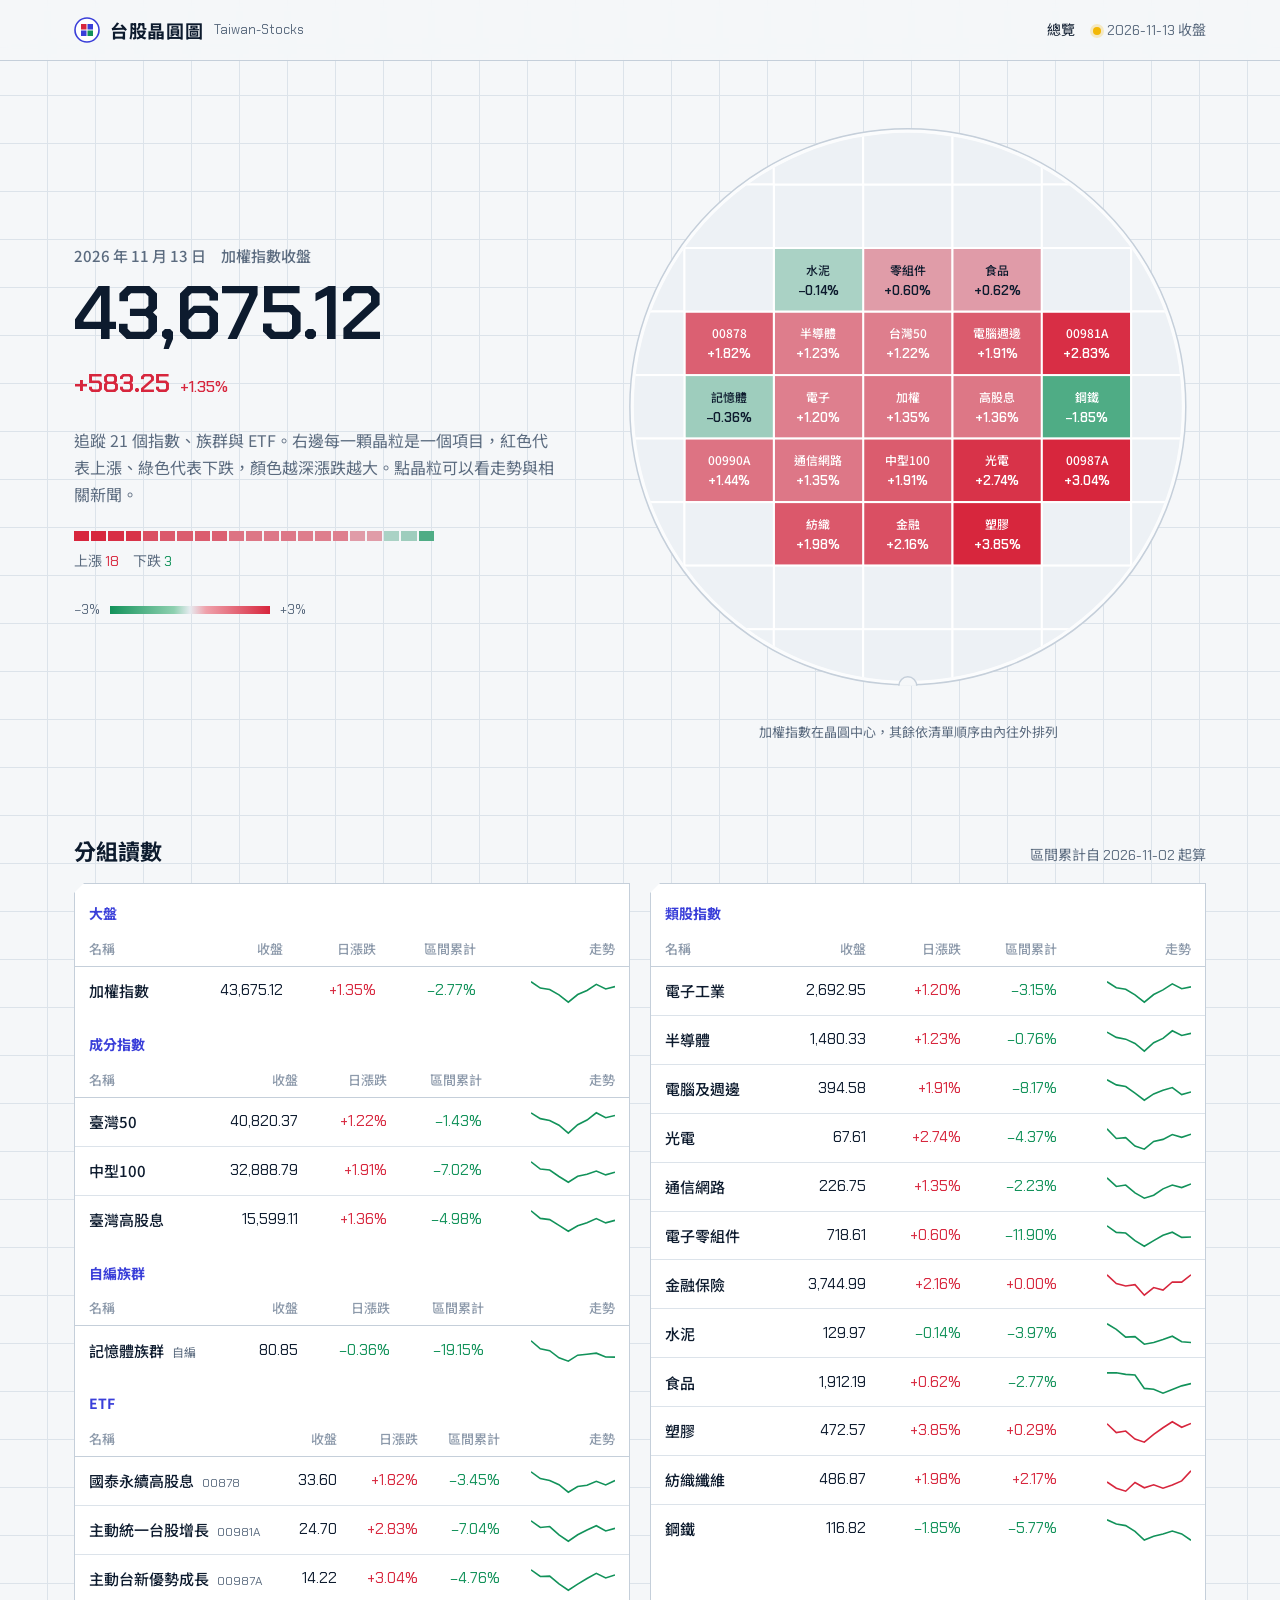
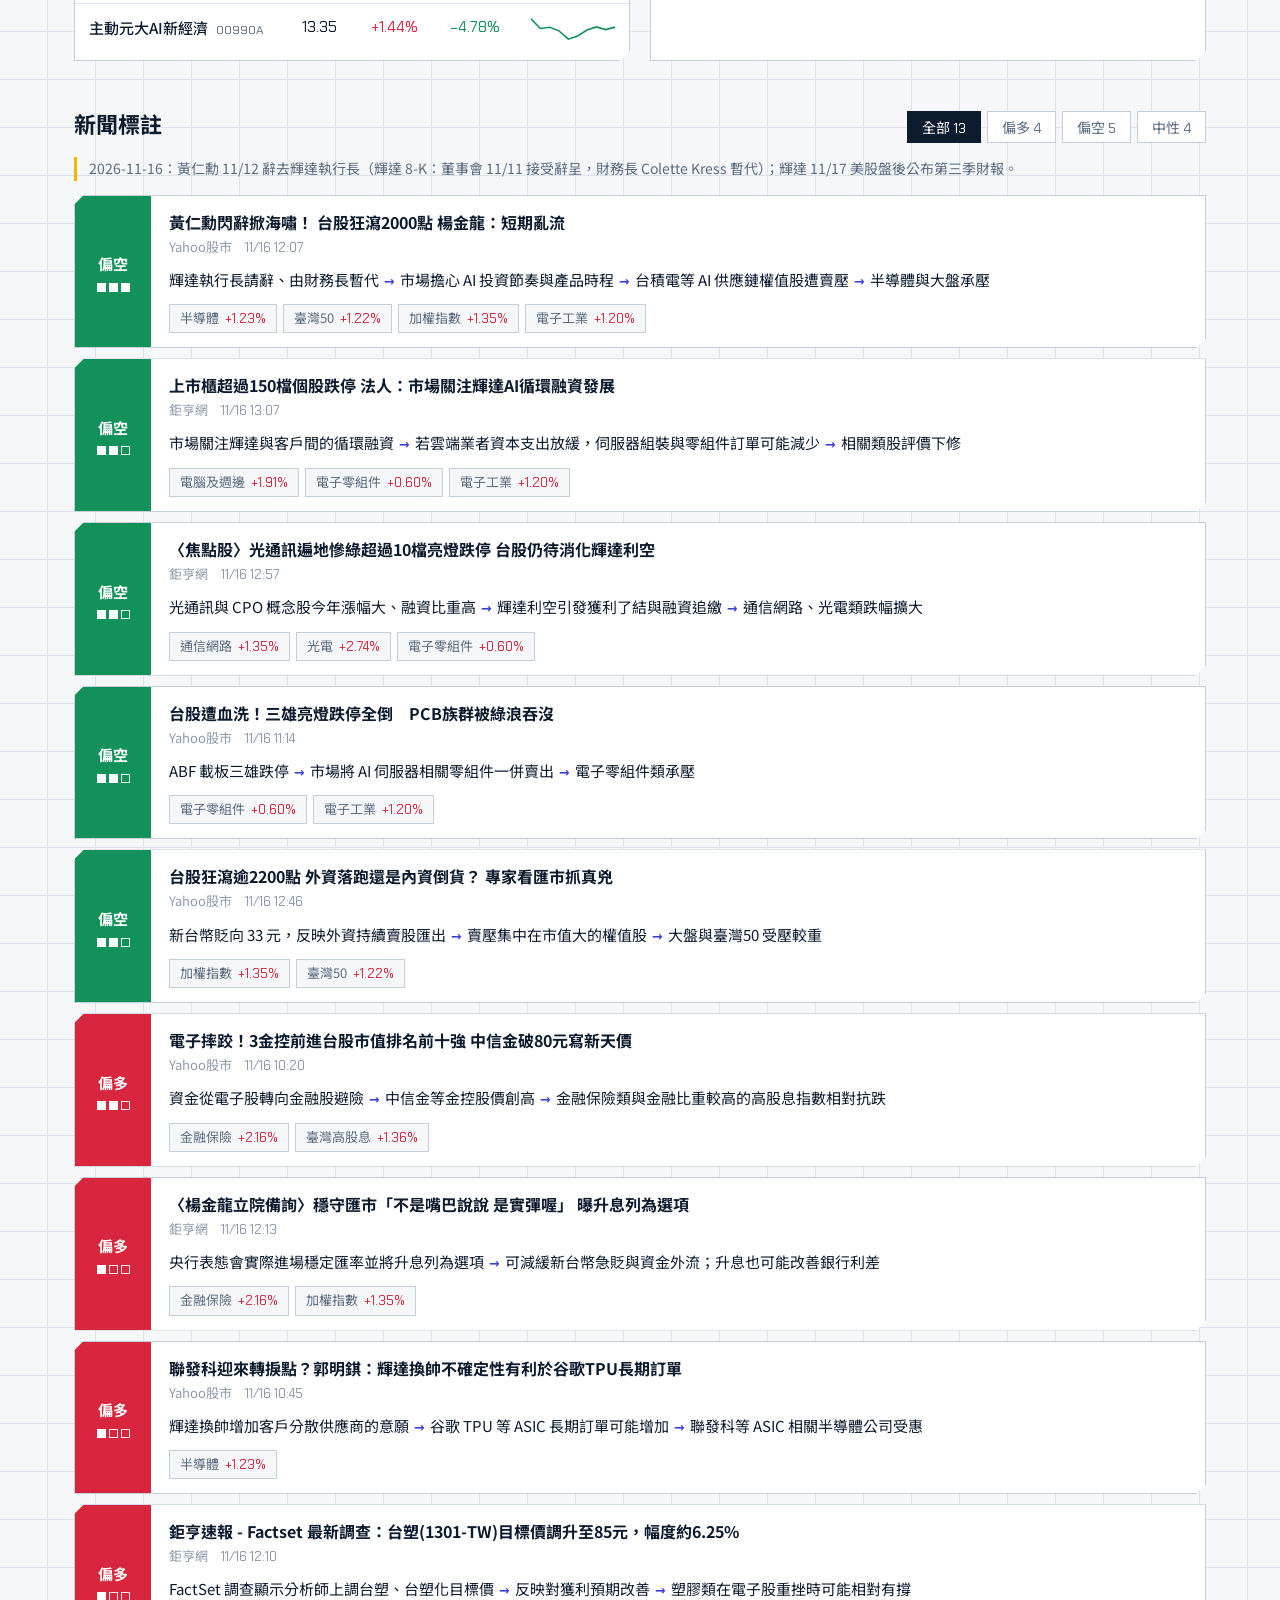
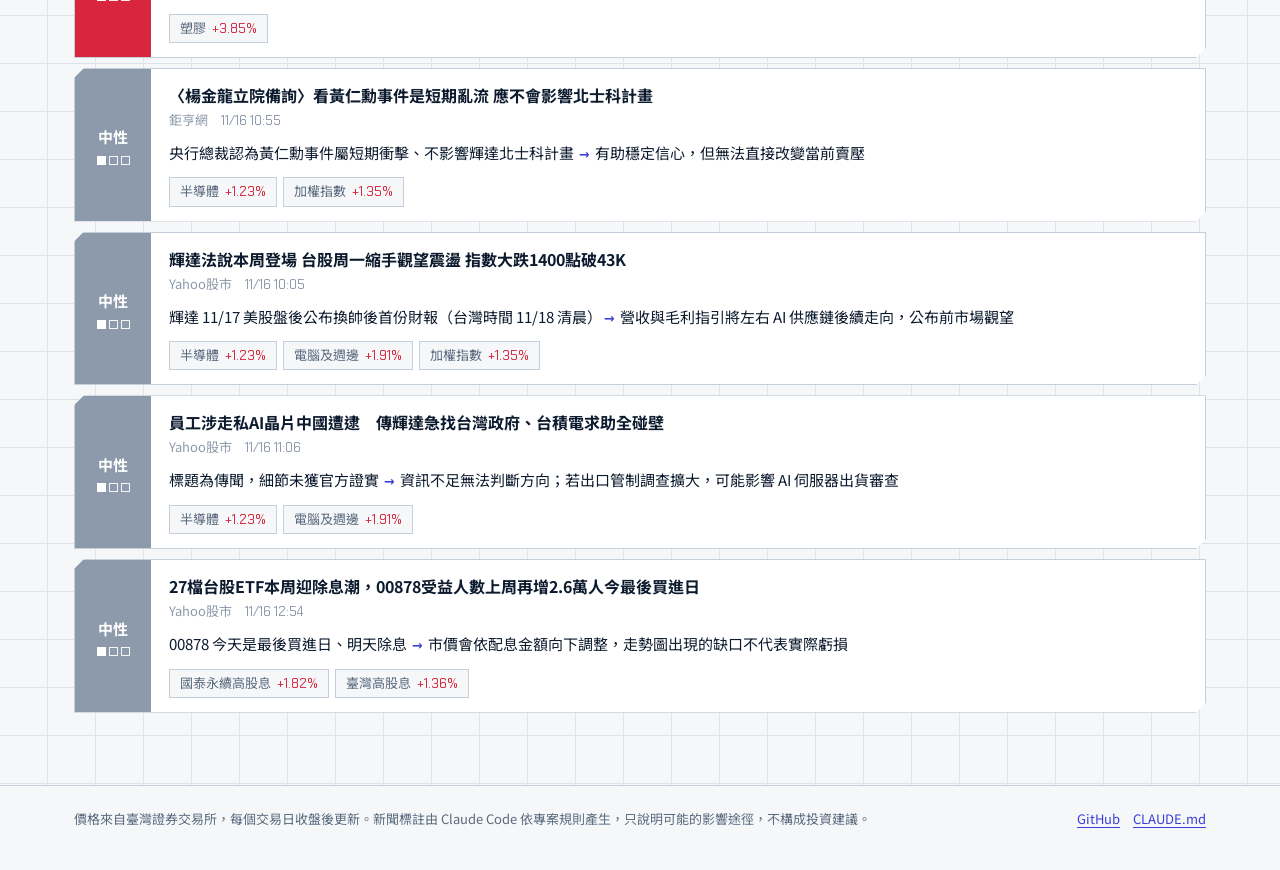
<file: index.html>
<!DOCTYPE html>
<html lang="zh-Hant-TW">
<head>
  <meta charset="utf-8">
  <meta name="viewport" content="width=device-width, initial-scale=1">
  <title>台股晶圓圖｜台股指數、類股與 ETF 每日漲跌</title>
  <meta name="description" content="用晶圓圖看台股加權指數、成分指數、類股指數、記憶體族群與 ETF 的每日漲跌，並附上新聞可能影響哪些指數的標註。">
  <link rel="icon" href="assets/favicon.svg" type="image/svg+xml">
  <link rel="preconnect" href="https://fonts.googleapis.com">
  <link rel="preconnect" href="https://fonts.gstatic.com" crossorigin>
  <link href="https://fonts.googleapis.com/css2?family=Chakra+Petch:wght@500;600&family=Noto+Sans+TC:wght@400;500;700&display=swap" rel="stylesheet">
  <link rel="stylesheet" href="assets/css/style.css">
</head>
<body>
  <div id="site-header"></div>

  <main class="wrap">
    <section class="hero">
      <div id="hero-text"><p class="loading">讀取收盤資料中…</p></div>
      <div>
        <div class="wafer-box" id="wafer"></div>
        <p class="wafer-caption">加權指數在晶圓中心，其餘依清單順序由內往外排列</p>
      </div>
    </section>

    <section class="block" id="tables"></section>
    <section class="block" id="news"></section>
  </main>

  <div id="site-footer"></div>

  <script src="assets/js/common.js"></script>
  <script src="assets/js/chart.js"></script>
  <script src="assets/js/wafer.js"></script>
  <script src="assets/js/home.js"></script>
</body>
</html>
</file>
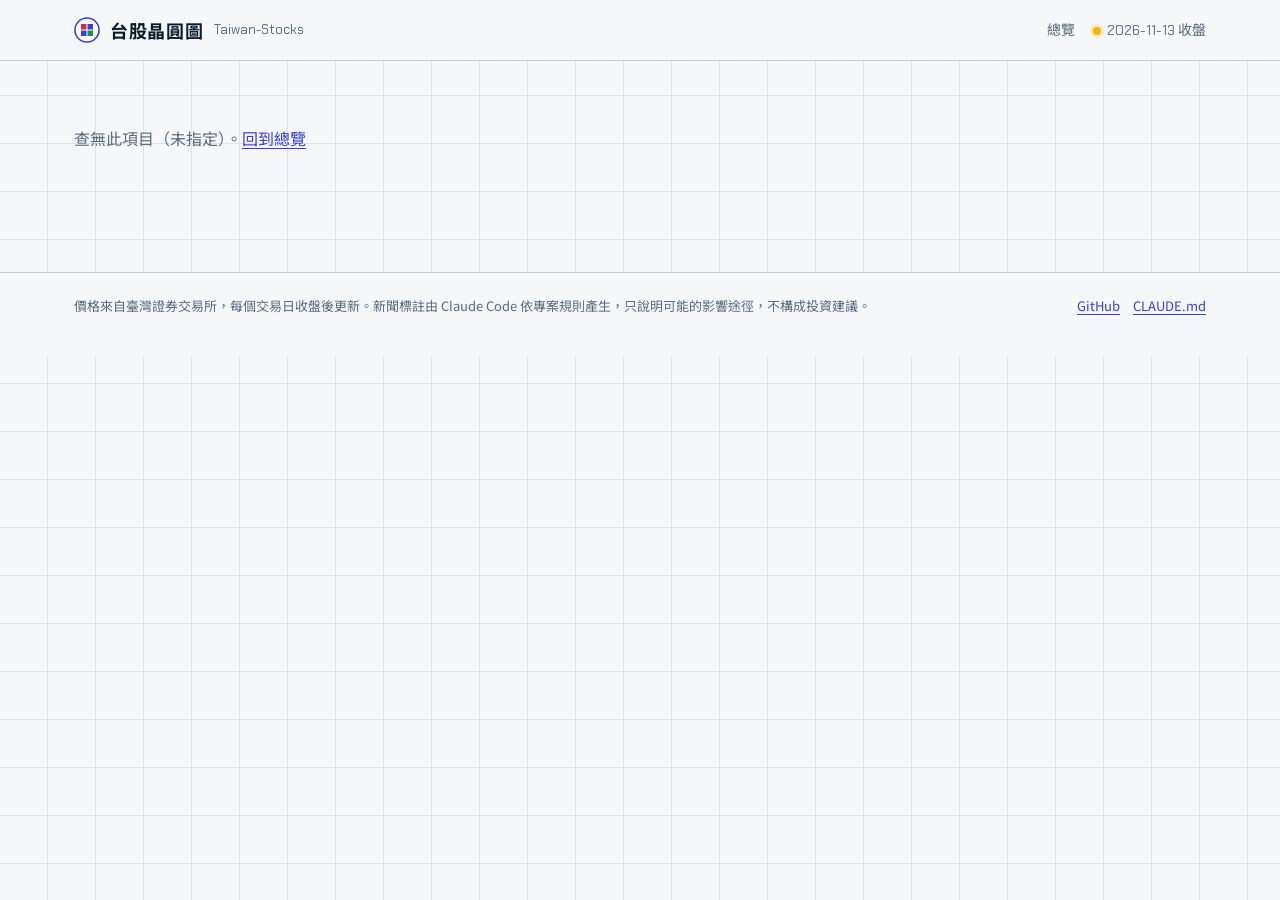
<file: index-page.html>
<!DOCTYPE html>
<html lang="zh-Hant-TW">
<head>
  <meta charset="utf-8">
  <meta name="viewport" content="width=device-width, initial-scale=1">
  <title>台股晶圓圖</title>
  <link rel="icon" href="assets/favicon.svg" type="image/svg+xml">
  <link rel="preconnect" href="https://fonts.googleapis.com">
  <link rel="preconnect" href="https://fonts.gstatic.com" crossorigin>
  <link href="https://fonts.googleapis.com/css2?family=Chakra+Petch:wght@500;600&family=Noto+Sans+TC:wght@400;500;700&display=swap" rel="stylesheet">
  <link rel="stylesheet" href="assets/css/style.css">
</head>
<body>
  <div id="site-header"></div>
  <main class="wrap" id="app"><p class="loading">讀取中…</p></main>
  <div id="site-footer"></div>

  <script src="assets/js/common.js"></script>
  <script src="assets/js/chart.js"></script>
  <script src="assets/js/index-page.js"></script>
</body>
</html>
</file>
<file: assets/css/style.css>
/* Taiwan-Stocks — 全站樣式（CLAUDE.md 第 9 節）
   視覺主題：晶圓廠無塵室。冷白底、細格線、紫外光藍、黃光區黃；漲紅跌綠。 */

:root {
  --wafer: #F5F7F9;
  --panel: #FFFFFF;
  --silicon: #0D1B2E;
  --trace: #5B6B7F;
  --faint: #8D9AAB;
  --grid: #DCE3EA;
  --grid-strong: #C5CFDA;
  --uv: #3A3FD9;
  --uv-soft: #ECEDFC;
  --litho: #F2B705;
  --up: #D7263D;
  --down: #12925A;
  --flat: #8D9AAB;

  --sans: "Noto Sans TC", "PingFang TC", "Microsoft JhengHei", sans-serif;
  --tech: "Chakra Petch", "Noto Sans TC", sans-serif;

  --max: 1180px;
  --cut: 10px; /* 斜切角大小 */
}

* { box-sizing: border-box; }
html { -webkit-text-size-adjust: 100%; }

body {
  margin: 0;
  color: var(--silicon);
  font-family: var(--sans);
  font-size: 16px;
  line-height: 1.7;
  background-color: var(--wafer);
  background-image:
    linear-gradient(var(--grid) 1px, transparent 1px),
    linear-gradient(90deg, var(--grid) 1px, transparent 1px);
  background-size: 48px 48px;
  background-position: -1px -1px;
}

a { color: var(--uv); text-underline-offset: 3px; }
a:hover { color: var(--silicon); }
:focus-visible { outline: 3px solid var(--litho); outline-offset: 2px; }

.wrap { max-width: var(--max); margin: 0 auto; padding: 0 24px; }
.num { font-family: var(--tech); font-variant-numeric: tabular-nums; }
.up { color: var(--up); }
.down { color: var(--down); }
.flat { color: var(--flat); }
.muted { color: var(--faint); }
.loading, .empty { padding: 48px 0; color: var(--trace); }

/* 斜切角面板：無塵室設備外殼的語彙 */
.panel {
  background: var(--panel);
  border: 1px solid var(--grid-strong);
  clip-path: polygon(var(--cut) 0, 100% 0, 100% calc(100% - var(--cut)), calc(100% - var(--cut)) 100%, 0 100%, 0 var(--cut));
}

/* ───────── 頁首 ───────── */
.site-header { background: rgba(245, 247, 249, 0.92); backdrop-filter: blur(6px); border-bottom: 1px solid var(--grid-strong); position: sticky; top: 0; z-index: 20; }
.site-header .wrap { display: flex; align-items: center; justify-content: space-between; gap: 16px; height: 60px; }
.brand { display: flex; align-items: center; gap: 10px; color: var(--silicon); text-decoration: none; }
.brand svg { width: 26px; height: 26px; }
.brand strong { font-size: 18px; letter-spacing: 0.04em; }
.brand span { font-family: var(--tech); font-size: 13px; color: var(--trace); }
.header-meta { font-size: 14px; color: var(--trace); display: flex; gap: 18px; align-items: center; }
.header-meta a { color: var(--trace); text-decoration: none; }
.header-meta a:hover, .header-meta a[aria-current="page"] { color: var(--silicon); }
.status-dot { display: inline-block; width: 8px; height: 8px; border-radius: 50%; background: var(--litho); margin-right: 6px; box-shadow: 0 0 0 3px rgba(242, 183, 5, 0.22); }

/* ───────── 首頁 Hero ───────── */
.hero { display: grid; grid-template-columns: minmax(0, 5fr) minmax(0, 6fr); gap: 40px; align-items: center; padding: 48px 0 32px; }
.hero h1 { font-size: 15px; font-weight: 500; color: var(--trace); margin: 0 0 6px; }
.hero .big { font-family: var(--tech); font-size: 76px; font-weight: 600; line-height: 1; letter-spacing: -0.01em; margin: 0; }
.hero .chg { font-family: var(--tech); font-size: 26px; font-weight: 600; margin-top: 10px; }
.hero .chg small { font-size: 16px; font-weight: 500; margin-left: 10px; }
.hero .lead { color: var(--trace); margin: 22px 0 0; max-width: 30em; }
.breadth { display: flex; gap: 2px; margin-top: 22px; height: 10px; max-width: 360px; }
.breadth span { flex: 1; }
.breadth-label { font-size: 14px; color: var(--trace); margin-top: 8px; }
.scale { display: flex; align-items: center; gap: 10px; margin-top: 26px; font-size: 13px; color: var(--trace); }
.scale .bar { width: 160px; height: 8px; background: linear-gradient(90deg, #12925A, #8ED0B0 40%, #E6EBF0 50%, #EFA1AB 60%, #D7263D); }

/* 晶圓圖 */
.wafer-box { position: relative; }
.wafer { width: 100%; height: auto; display: block; overflow: visible; }
.wafer .disc { fill: #FBFCFD; stroke: var(--grid-strong); stroke-width: 1.5; }
.wafer .ring { fill: none; stroke: var(--grid); stroke-dasharray: 2 5; }
.wafer .die rect { stroke: #fff; stroke-width: 2; transition: filter 0.15s; }
.wafer .die.blank rect { fill: #EDF1F5; }
.wafer .die text { font-family: var(--sans); font-size: 12px; font-weight: 500; text-anchor: middle; pointer-events: none; }
.wafer .die .pct { font-family: var(--tech); font-size: 13px; font-weight: 600; }
.wafer a.die { cursor: pointer; }
.wafer a.die:hover rect, .wafer a.die:focus rect { filter: brightness(0.92); stroke: var(--litho); stroke-width: 3; }
.wafer a.die:focus { outline: none; }
.wafer .scan { stroke: var(--litho); stroke-width: 2; opacity: 0; }
.wafer-caption { text-align: center; font-size: 13px; color: var(--trace); margin-top: 6px; }
.wafer-tip {
  position: absolute; pointer-events: none; display: none; transform: translate(-50%, calc(-100% - 12px));
  background: var(--silicon); color: #fff; padding: 8px 12px; font-size: 13px; line-height: 1.5; white-space: nowrap;
  clip-path: polygon(6px 0, 100% 0, 100% calc(100% - 6px), calc(100% - 6px) 100%, 0 100%, 0 6px);
}
.wafer-tip b { font-family: var(--tech); font-size: 15px; }

/* ───────── 區塊 ───────── */
.block { margin-top: 44px; }
.block-head { display: flex; align-items: baseline; justify-content: space-between; gap: 16px; flex-wrap: wrap; margin-bottom: 14px; }
.block-head h2 { font-size: 22px; margin: 0; }
.block-head p { margin: 0; font-size: 14px; color: var(--trace); }

/* 讀數表 */
.readout { width: 100%; border-collapse: collapse; }
.readout caption { text-align: left; font-size: 14px; font-weight: 700; color: var(--uv); padding: 18px 14px 6px; }
.readout th { font-size: 13px; font-weight: 500; color: var(--faint); text-align: right; padding: 6px 14px; border-bottom: 1px solid var(--grid-strong); white-space: nowrap; }
.readout th:first-child, .readout td:first-child { text-align: left; }
.readout td { padding: 10px 14px; border-bottom: 1px solid var(--grid); text-align: right; font-size: 15px; vertical-align: middle; white-space: nowrap; }
.readout tr:last-child td { border-bottom: 0; }
.readout tbody tr { cursor: pointer; }
.readout tbody tr:hover td { background: var(--uv-soft); }
.readout td a { color: var(--silicon); text-decoration: none; font-weight: 500; }
.readout td a:hover { color: var(--uv); }
.readout .tag { font-size: 12px; color: var(--trace); margin-left: 8px; font-weight: 400; }
.readout .spark { width: 84px; height: 26px; display: inline-block; vertical-align: middle; }
.readout-grid { display: grid; grid-template-columns: 1fr 1fr; gap: 20px; }
.readout-grid .panel { padding-bottom: 8px; }

/* 新聞標註 */
.filters { display: flex; gap: 6px; flex-wrap: wrap; }
.filters button {
  font-family: var(--sans); font-size: 14px; padding: 5px 14px; cursor: pointer;
  background: var(--panel); color: var(--trace); border: 1px solid var(--grid-strong);
}
.filters button[aria-pressed="true"] { background: var(--silicon); border-color: var(--silicon); color: #fff; }
.news-context { font-size: 14px; color: var(--trace); margin: 0 0 14px; padding-left: 12px; border-left: 3px solid var(--litho); }
.news-list { list-style: none; margin: 0; padding: 0; display: grid; gap: 10px; }
.news-item { display: grid; grid-template-columns: 76px minmax(0, 1fr); gap: 0; }
.news-item .verdict { display: flex; flex-direction: column; align-items: center; justify-content: center; gap: 6px; color: #fff; font-weight: 700; font-size: 15px; padding: 12px 0; }
.news-item.bull .verdict { background: var(--up); }
.news-item.bear .verdict { background: var(--down); }
.news-item.neutral .verdict { background: var(--flat); }
.strength { display: flex; gap: 3px; }
.strength i { width: 9px; height: 9px; border: 1.5px solid rgba(255, 255, 255, 0.9); }
.strength i.on { background: #fff; }
.news-body { padding: 14px 20px 14px 18px; }
.news-body h3 { font-size: 16px; line-height: 1.5; margin: 0; font-weight: 700; }
.news-body h3 a { color: var(--silicon); text-decoration: none; }
.news-body h3 a:hover { color: var(--uv); text-decoration: underline; }
.news-meta { font-size: 13px; color: var(--faint); margin-top: 2px; }
.news-reason { margin: 8px 0 0; font-size: 15px; color: var(--silicon); }
.news-reason .arrow { color: var(--uv); font-family: var(--tech); font-weight: 600; padding: 0 2px; }
.chips { display: flex; flex-wrap: wrap; gap: 6px; margin-top: 10px; }
.chip { font-size: 13px; padding: 2px 10px; border: 1px solid var(--grid-strong); color: var(--trace); text-decoration: none; background: var(--wafer); }
.chip:hover { border-color: var(--uv); color: var(--uv); }
.chip .num { margin-left: 6px; }

/* ───────── 項目頁 ───────── */
.item-head { padding: 36px 0 8px; display: grid; grid-template-columns: minmax(0, 1fr) auto; gap: 24px; align-items: end; }
.back { font-size: 14px; color: var(--trace); text-decoration: none; }
.back:hover { color: var(--uv); }
.item-head h1 { font-size: 40px; margin: 10px 0 0; line-height: 1.2; }
.item-head .code { font-family: var(--tech); font-size: 15px; color: var(--trace); margin-top: 4px; }
.item-head .desc { margin: 12px 0 0; color: var(--trace); max-width: 36em; }
.badge { display: inline-block; font-size: 13px; padding: 2px 10px; background: var(--uv); color: #fff; margin-right: 6px; }
.badge.alt { background: var(--panel); color: var(--uv); border: 1px solid var(--uv); }
.price { text-align: right; }
.price .big { font-family: var(--tech); font-size: 60px; font-weight: 600; line-height: 1; }
.price .chg { font-family: var(--tech); font-size: 22px; font-weight: 600; margin-top: 6px; }
.price .date { font-size: 13px; color: var(--trace); margin-top: 4px; }

.metrics { display: grid; grid-template-columns: repeat(4, 1fr); margin-top: 24px; }
.metric { padding: 14px 20px; border-left: 1px solid var(--grid); }
.metric:first-child { border-left: 0; }
.metric .label { font-size: 13px; color: var(--trace); }
.metric .value { font-family: var(--tech); font-size: 24px; font-weight: 600; }

.item-grid { display: grid; grid-template-columns: minmax(0, 2fr) minmax(0, 1fr); gap: 20px; margin-top: 20px; align-items: start; }
.chart-panel { padding: 16px 16px 6px; }
.chart-top { display: flex; justify-content: space-between; align-items: center; gap: 12px; margin-bottom: 6px; }
.chart-top h2 { font-size: 17px; margin: 0; }
.ranges { display: inline-flex; border: 1px solid var(--grid-strong); }
.ranges button { font-family: var(--sans); font-size: 13px; padding: 4px 12px; background: var(--panel); color: var(--trace); border: 0; border-left: 1px solid var(--grid-strong); cursor: pointer; }
.ranges button:first-child { border-left: 0; }
.ranges button[aria-pressed="true"] { background: var(--uv); color: #fff; }
.chart { position: relative; width: 100%; height: 320px; }
.chart svg { display: block; width: 100%; height: 100%; overflow: visible; }
.chart .gridline { stroke: var(--grid); }
.chart .axis { font-family: var(--tech); font-size: 12px; fill: var(--faint); }
.chart-note { font-size: 13px; color: var(--trace); margin: 4px 4px 8px; }
.chart-tip {
  position: absolute; display: none; pointer-events: none; transform: translate(-50%, calc(-100% - 14px));
  background: var(--silicon); color: #fff; padding: 6px 10px; font-size: 13px; line-height: 1.5; white-space: nowrap;
}
.chart-tip b { font-family: var(--tech); font-size: 15px; }

.spec { padding: 18px 20px; }
.spec h2 { font-size: 17px; margin: 0 0 10px; }
.spec dl { margin: 0; display: grid; grid-template-columns: auto 1fr; gap: 8px 14px; font-size: 14px; }
.spec dt { color: var(--trace); white-space: nowrap; }
.spec dd { margin: 0; }
.spec .notice { margin: 14px 0 0; font-size: 13px; color: var(--silicon); background: #FFF6D6; border-left: 3px solid var(--litho); padding: 8px 12px; }
.spec ul { margin: 0; padding-left: 18px; }

/* ───────── 頁尾 ───────── */
.site-footer { margin-top: 72px; border-top: 1px solid var(--grid-strong); background: var(--wafer); padding: 22px 0 40px; font-size: 13px; color: var(--trace); }
.site-footer .wrap { display: flex; justify-content: space-between; gap: 20px; flex-wrap: wrap; }
.site-footer p { margin: 0; }

/* ───────── 手機 ───────── */
@media (max-width: 720px) {
  .wrap { padding: 0 16px; }
  .site-header .wrap { height: 52px; }
  .brand span { display: none; }
  .hero { grid-template-columns: 1fr; padding-top: 28px; gap: 20px; }
  .hero .big { font-size: 54px; }
  .readout-grid { grid-template-columns: 1fr; }
  .readout th, .readout td { padding: 9px 12px; }
  .readout .col-spark, .readout .col-acc { display: none; }
  .news-item { grid-template-columns: 58px minmax(0, 1fr); }
  .news-body { padding: 12px 14px; }
  .item-head { grid-template-columns: 1fr; }
  .item-head h1 { font-size: 30px; }
  .price { text-align: left; }
  .price .big { font-size: 46px; }
  .metrics { grid-template-columns: 1fr 1fr; }
  .metric:nth-child(3) { border-left: 0; }
  .metric:nth-child(n+3) { border-top: 1px solid var(--grid); }
  .item-grid { grid-template-columns: 1fr; }
  .chart { height: 240px; }
}

@media (prefers-reduced-motion: reduce) {
  * { transition: none !important; animation: none !important; }
}
</file>
